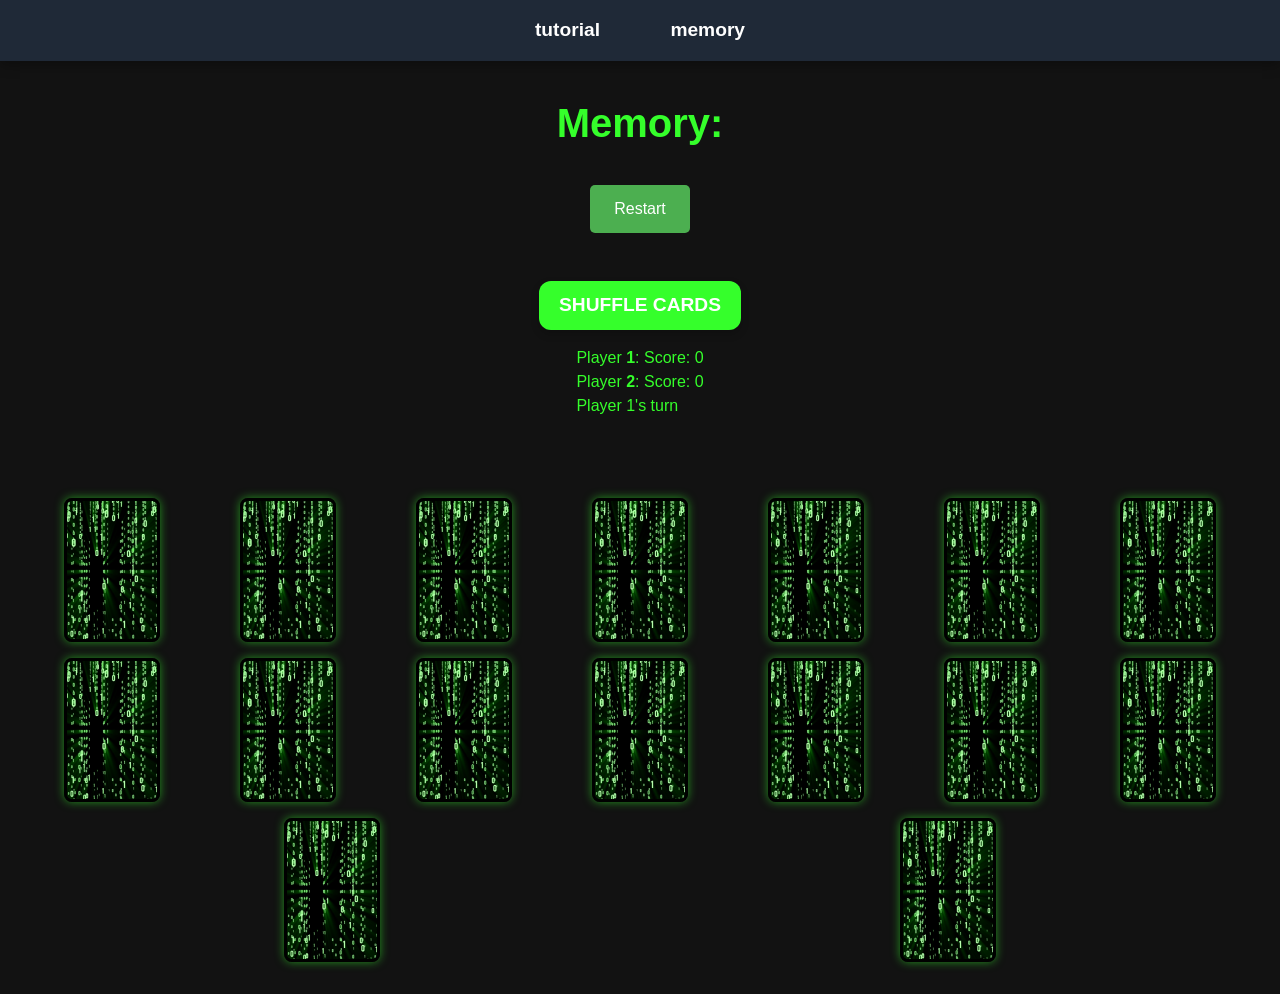
<file: index.html>
<!DOCTYPE html>
<html lang="en">
  <head>
    <meta charset="UTF-8" />
    <meta name="viewport" content="width=device-width, initial-scale=1.0" />
    <title>memory</title>
    <link rel="stylesheet" href="./css/reset.css" />
    <link rel="stylesheet" href="./css/nav.css" />
    <link rel="stylesheet" href="./css/main.css" />
  </head>
  <body>
    <nav>
      <ul class="navigatie">
        <li><a href="./tutorial.html">tutorial</a></li>
        <li><a href="./index.html">memory</a></li>
      </ul>
    </nav>

    <h1>Memory:</h1>

    <div class="button-container">
      <a href="./index.html" class="restart-button">Restart</a>
    </div>

    <div class="button-container">
      <button id="shuffleButton">Shuffle Cards</button>
    </div>

    <section>
      <div class="players">
        <p>Player <strong>1</strong>: <span id="player1">Score: 0</span></p>
        <p>Player <strong>2</strong>: <span id="player2">Score: 0</span></p>
        <p id="current-player">Player 1's turn</p>
      </div>

      <ul class="cards">
        <li class="listItems">
          <div class="memory-cards" data-card="c++">
            <img class="back" src="./image/back.png" alt="back" />
            <div class="front hidden">
              <img class="card" src="./image/c++.png" alt="C++" />
            </div>
          </div>
        </li>
        <li class="listItems">
          <div class="memory-cards" data-card="css">
            <img class="back" src="./image/back.png" alt="back" />
            <div class="front hidden">
              <img class="card" src="./image/css.png" alt="CSS" />
            </div>
          </div>
        </li>
        <li class="listItems">
          <div class="memory-cards" data-card="html">
            <img class="back" src="./image/back.png" alt="back" />
            <div class="front hidden">
              <img class="card" src="./image/html.png" alt="HTML" />
            </div>
          </div>
        </li>
        <li class="listItems">
          <div class="memory-cards" data-card="java">
            <img class="back" src="./image/back.png" alt="back" />
            <div class="front hidden">
              <img class="card" src="./image/java.png" alt="java" />
            </div>
          </div>
        </li>
        <li class="listItems">
          <div class="memory-cards" data-card="js">
            <img class="back" src="./image/back.png" alt="back" />
            <div class="front hidden">
              <img class="card" src="./image/js.png" alt="javascript" />
            </div>
          </div>
        </li>
        <li class="listItems">
          <div class="memory-cards" data-card="php">
            <img class="back" src="./image/back.png" alt="back" />
            <div class="front hidden">
              <img class="card" src="./image/php.png" alt="PHP" />
            </div>
          </div>
        </li>
        <li class="listItems">
          <div class="memory-cards" data-card="python">
            <img class="back" src="./image/back.png" alt="back" />
            <div class="front hidden">
              <img class="card" src="./image/python.png" alt="python" />
            </div>
          </div>
        </li>
        <li class="listItems">
          <div class="memory-cards" data-card="SQL">
            <img class="back" src="./image/back.png" alt="back" />
            <div class="front hidden">
              <img class="card" src="./image/SQL.png" alt="SQL" />
            </div>
          </div>
        </li>
        <li class="listItems">
          <div class="memory-cards" data-card="c++">
            <img class="back" src="./image/back.png" alt="back" />
            <div class="front hidden">
              <img class="card" src="./image/c++.png" alt="C++" />
            </div>
          </div>
        </li>
        <li class="listItems">
          <div class="memory-cards" data-card="css">
            <img class="back" src="./image/back.png" alt="back" />
            <div class="front hidden">
              <img class="card" src="./image/css.png" alt="CSS" />
            </div>
          </div>
        </li>
        <li class="listItems">
          <div class="memory-cards" data-card="html">
            <img class="back" src="./image/back.png" alt="back" />
            <div class="front hidden">
              <img class="card" src="./image/html.png" alt="HTML" />
            </div>
          </div>
        </li>
        <li class="listItems">
          <div class="memory-cards" data-card="java">
            <img class="back" src="./image/back.png" alt="back" />
            <div class="front hidden">
              <img class="card" src="./image/java.png" alt="java" />
            </div>
          </div>
        </li>
        <li class="listItems">
          <div class="memory-cards" data-card="js">
            <img class="back" src="./image/back.png" alt="back" />
            <div class="front hidden">
              <img class="card" src="./image/js.png" alt="javascript" />
            </div>
          </div>
        </li>
        <li class="listItems">
          <div class="memory-cards" data-card="php">
            <img class="back" src="./image/back.png" alt="back" />
            <div class="front hidden">
              <img class="card" src="./image/php.png" alt="PHP" />
            </div>
          </div>
        </li>
        <li class="listItems">
          <div class="memory-cards" data-card="python">
            <img class="back" src="./image/back.png" alt="back" />
            <div class="front hidden">
              <img class="card" src="./image/python.png" alt="python" />
            </div>
          </div>
        </li>
        <li class="listItems">
          <div class="memory-cards" data-card="SQL">
            <img class="back" src="./image/back.png" alt="back" />
            <div class="front hidden">
              <img class="card" src="./image/SQL.png" alt="SQL" />
            </div>
          </div>
        </li>
      </ul>
    </section>

    <script type="module" src="./scripts/main.js"></script>
  </body>
</html>
</file>
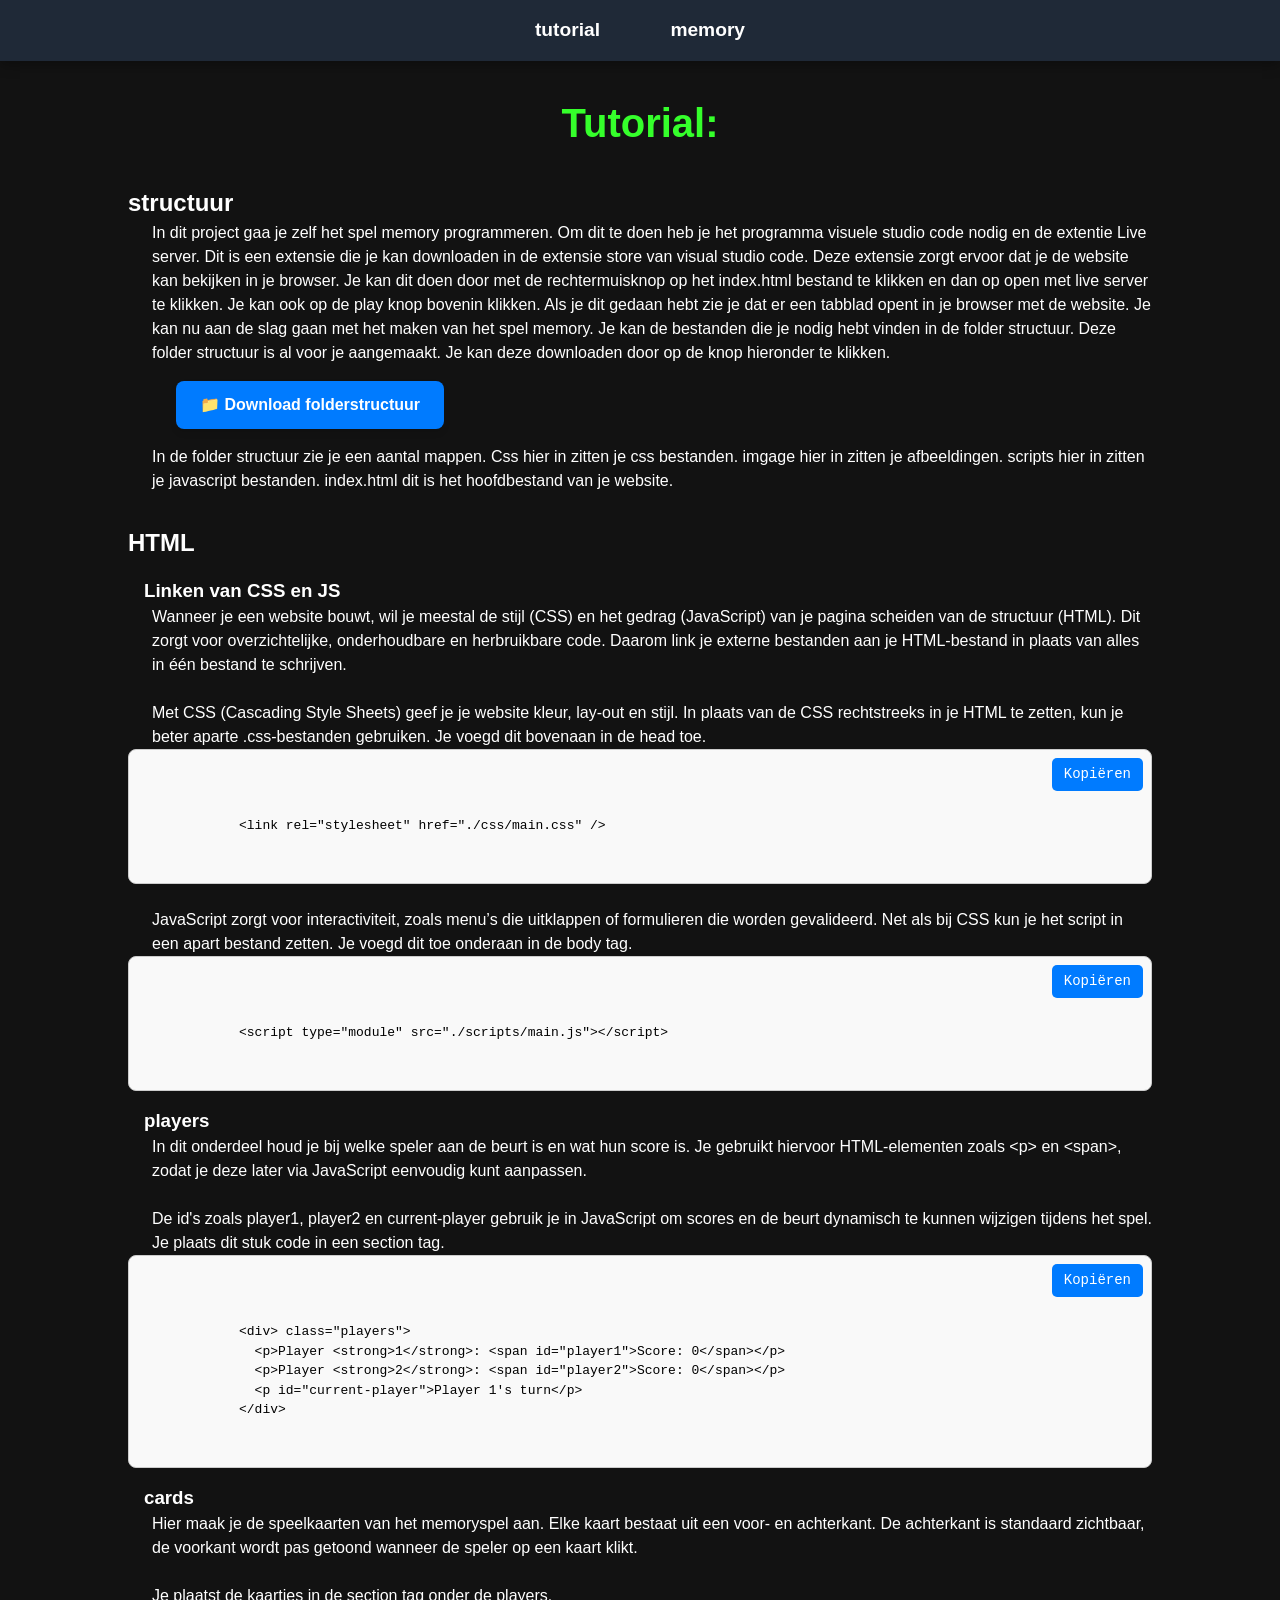
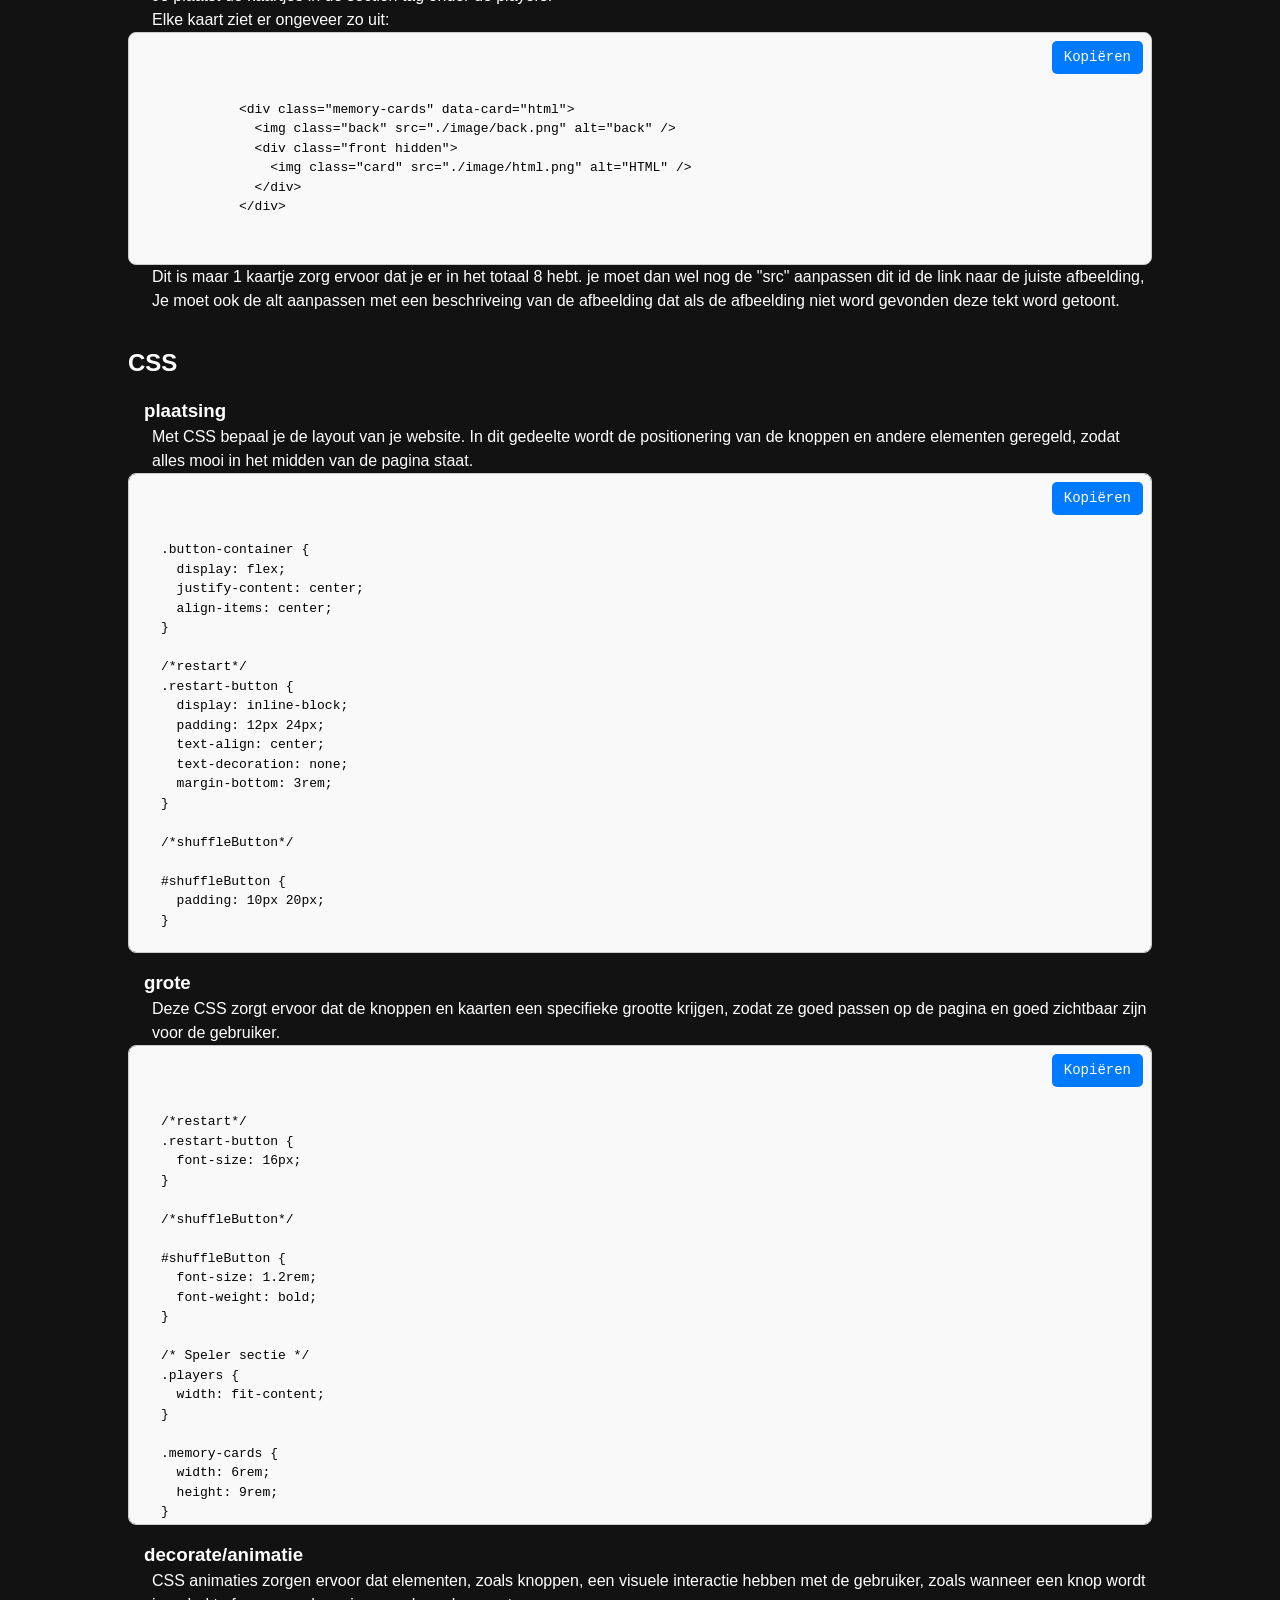
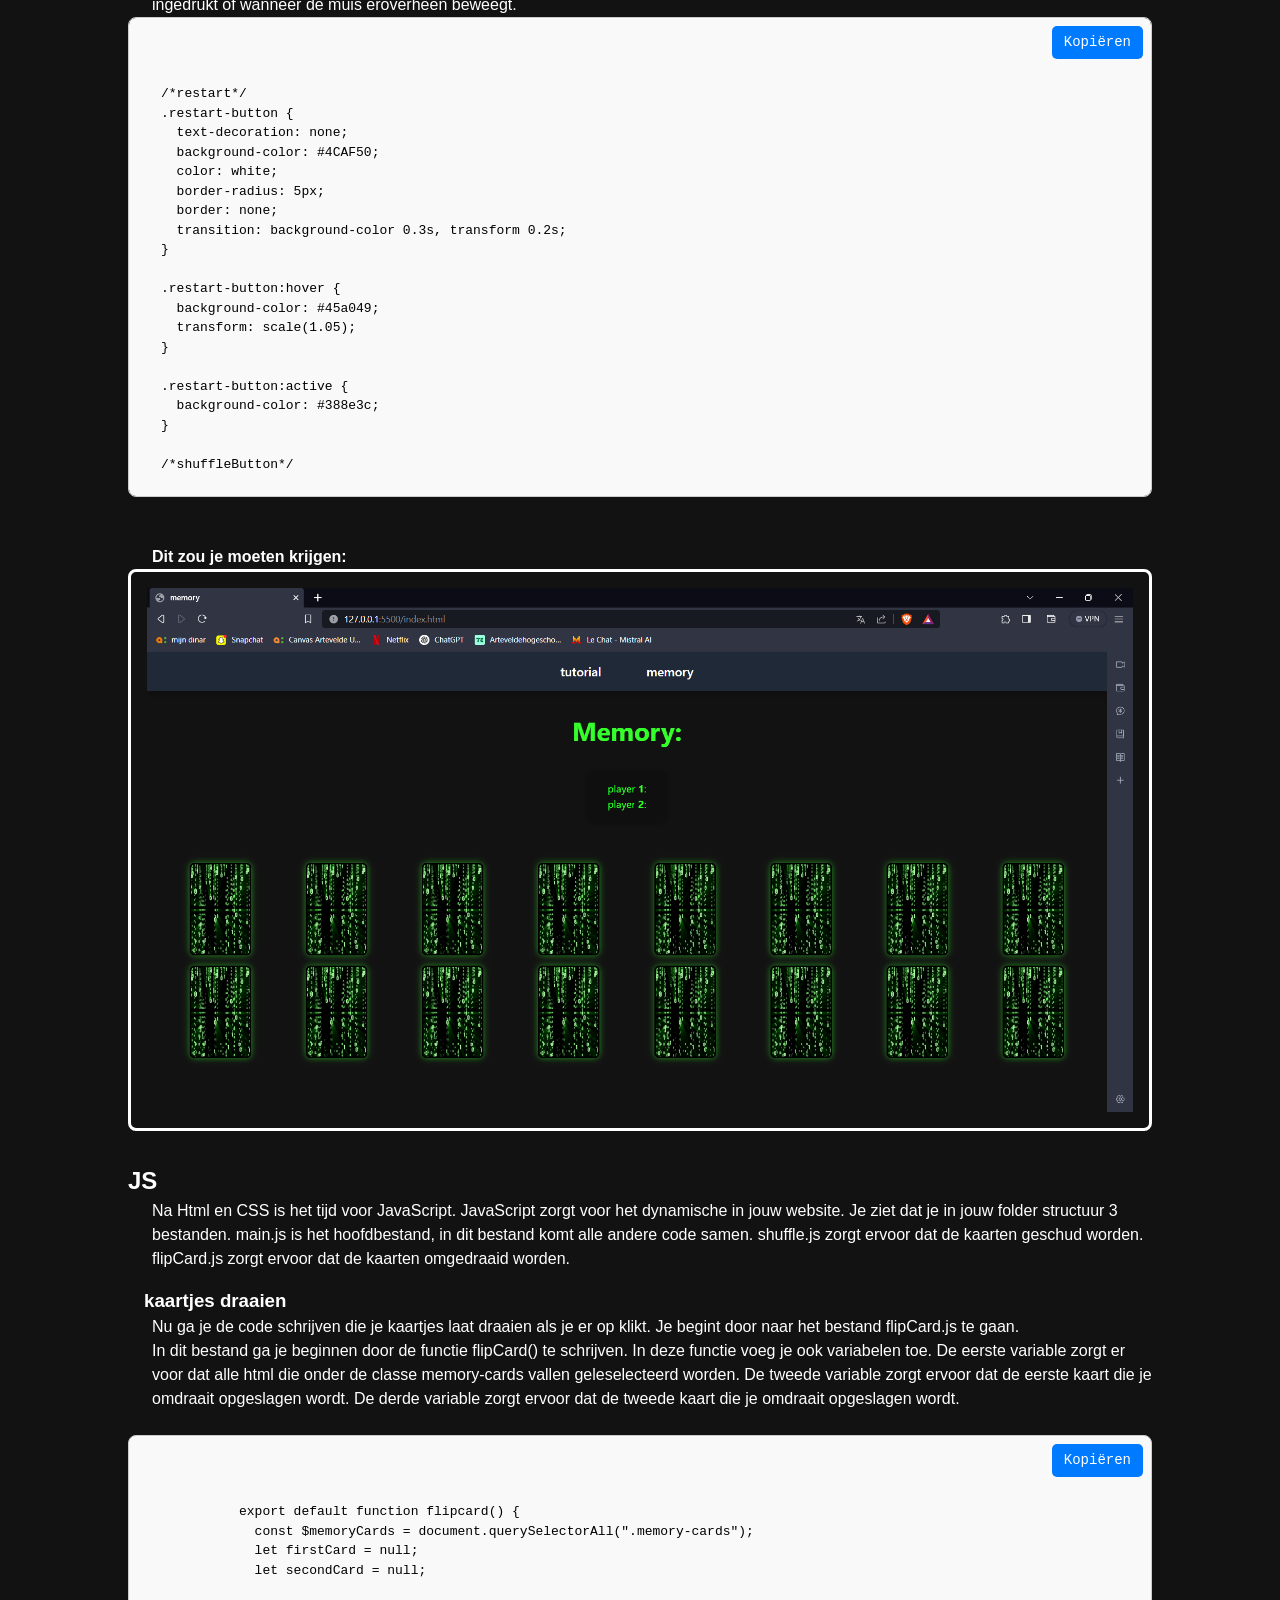
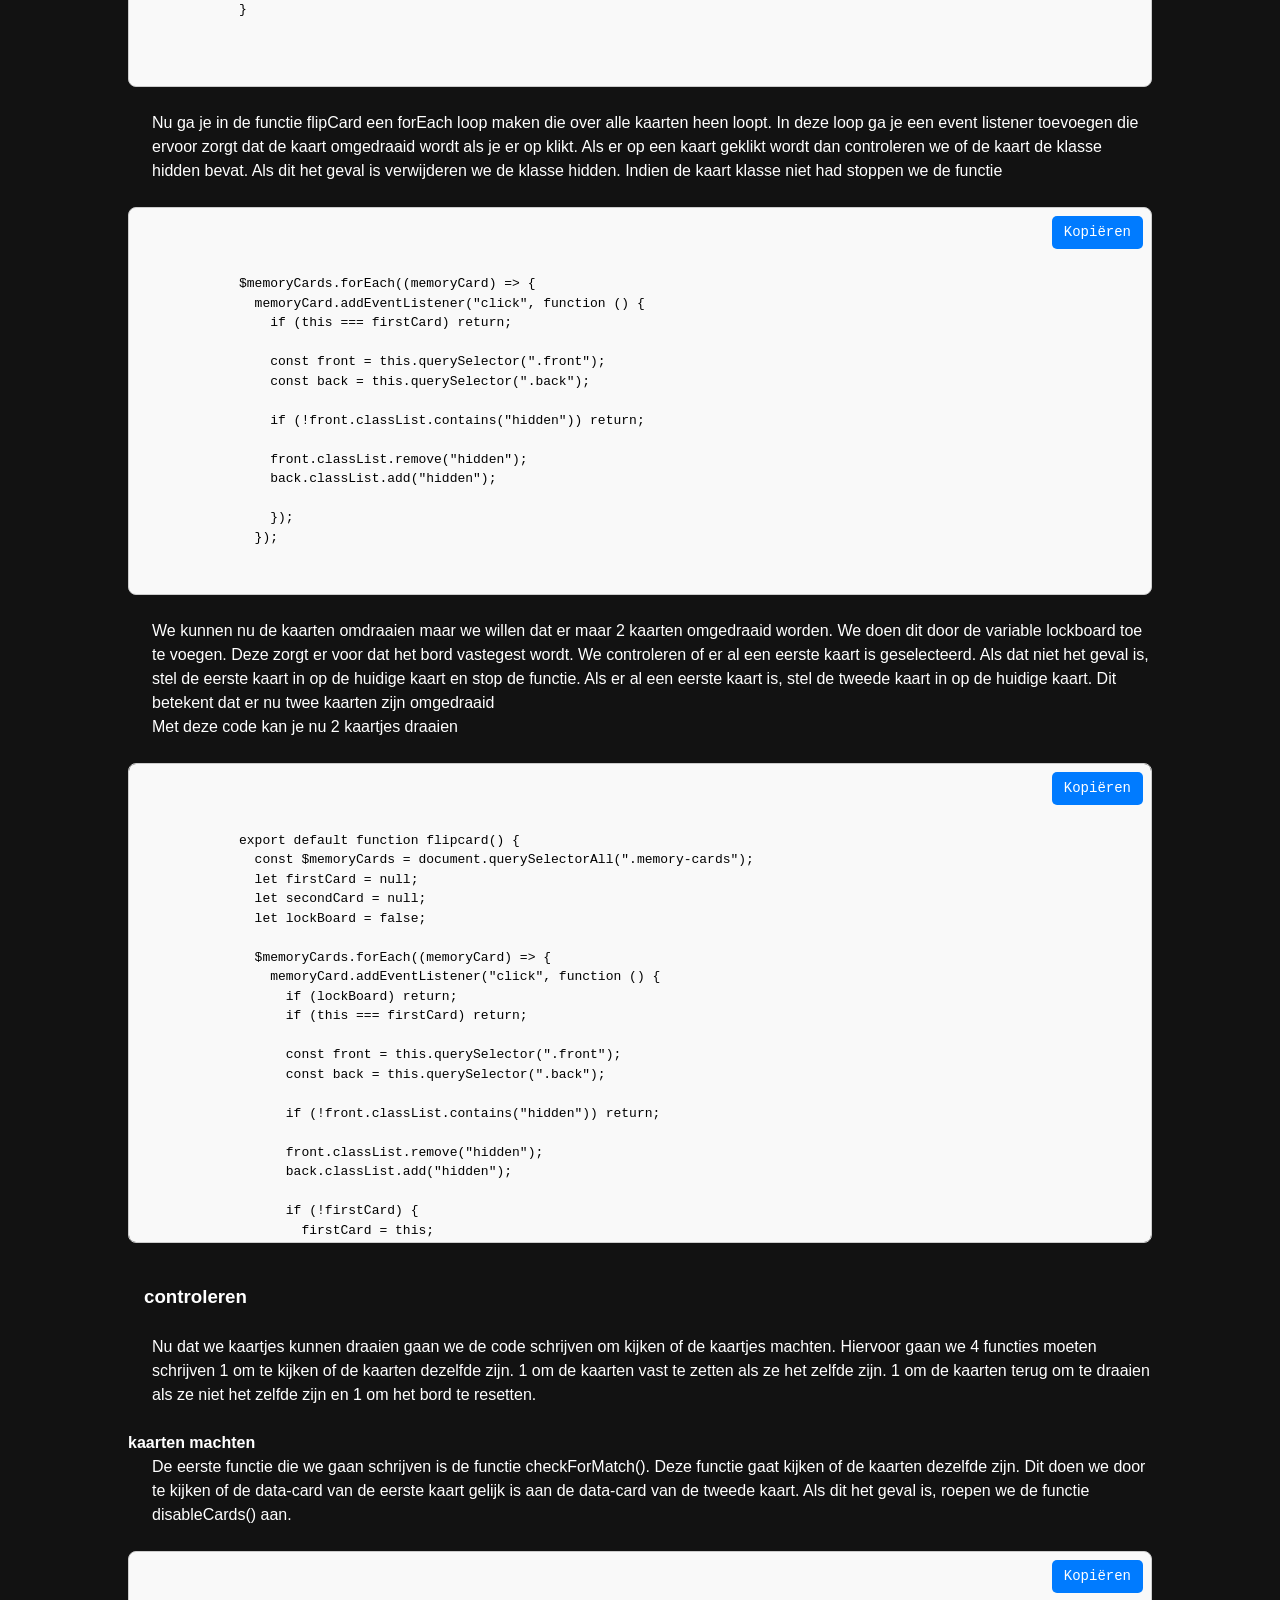
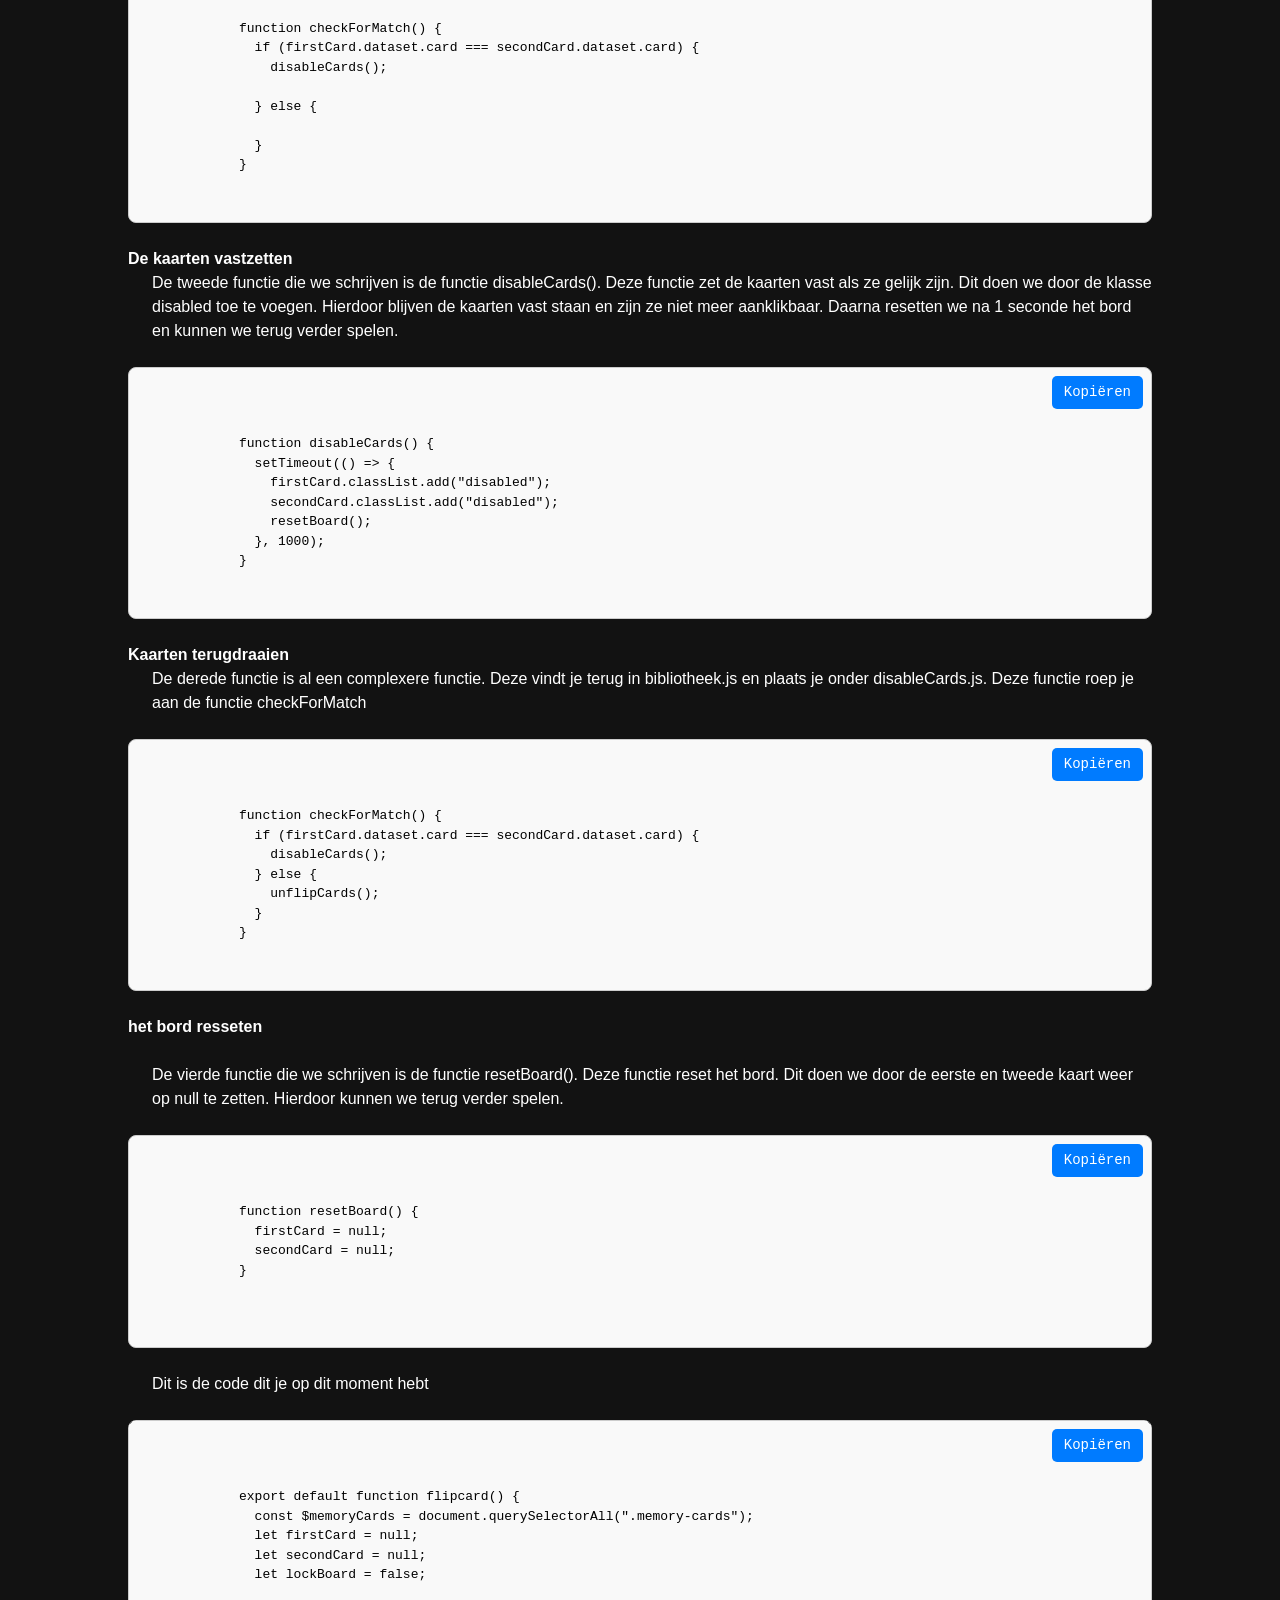
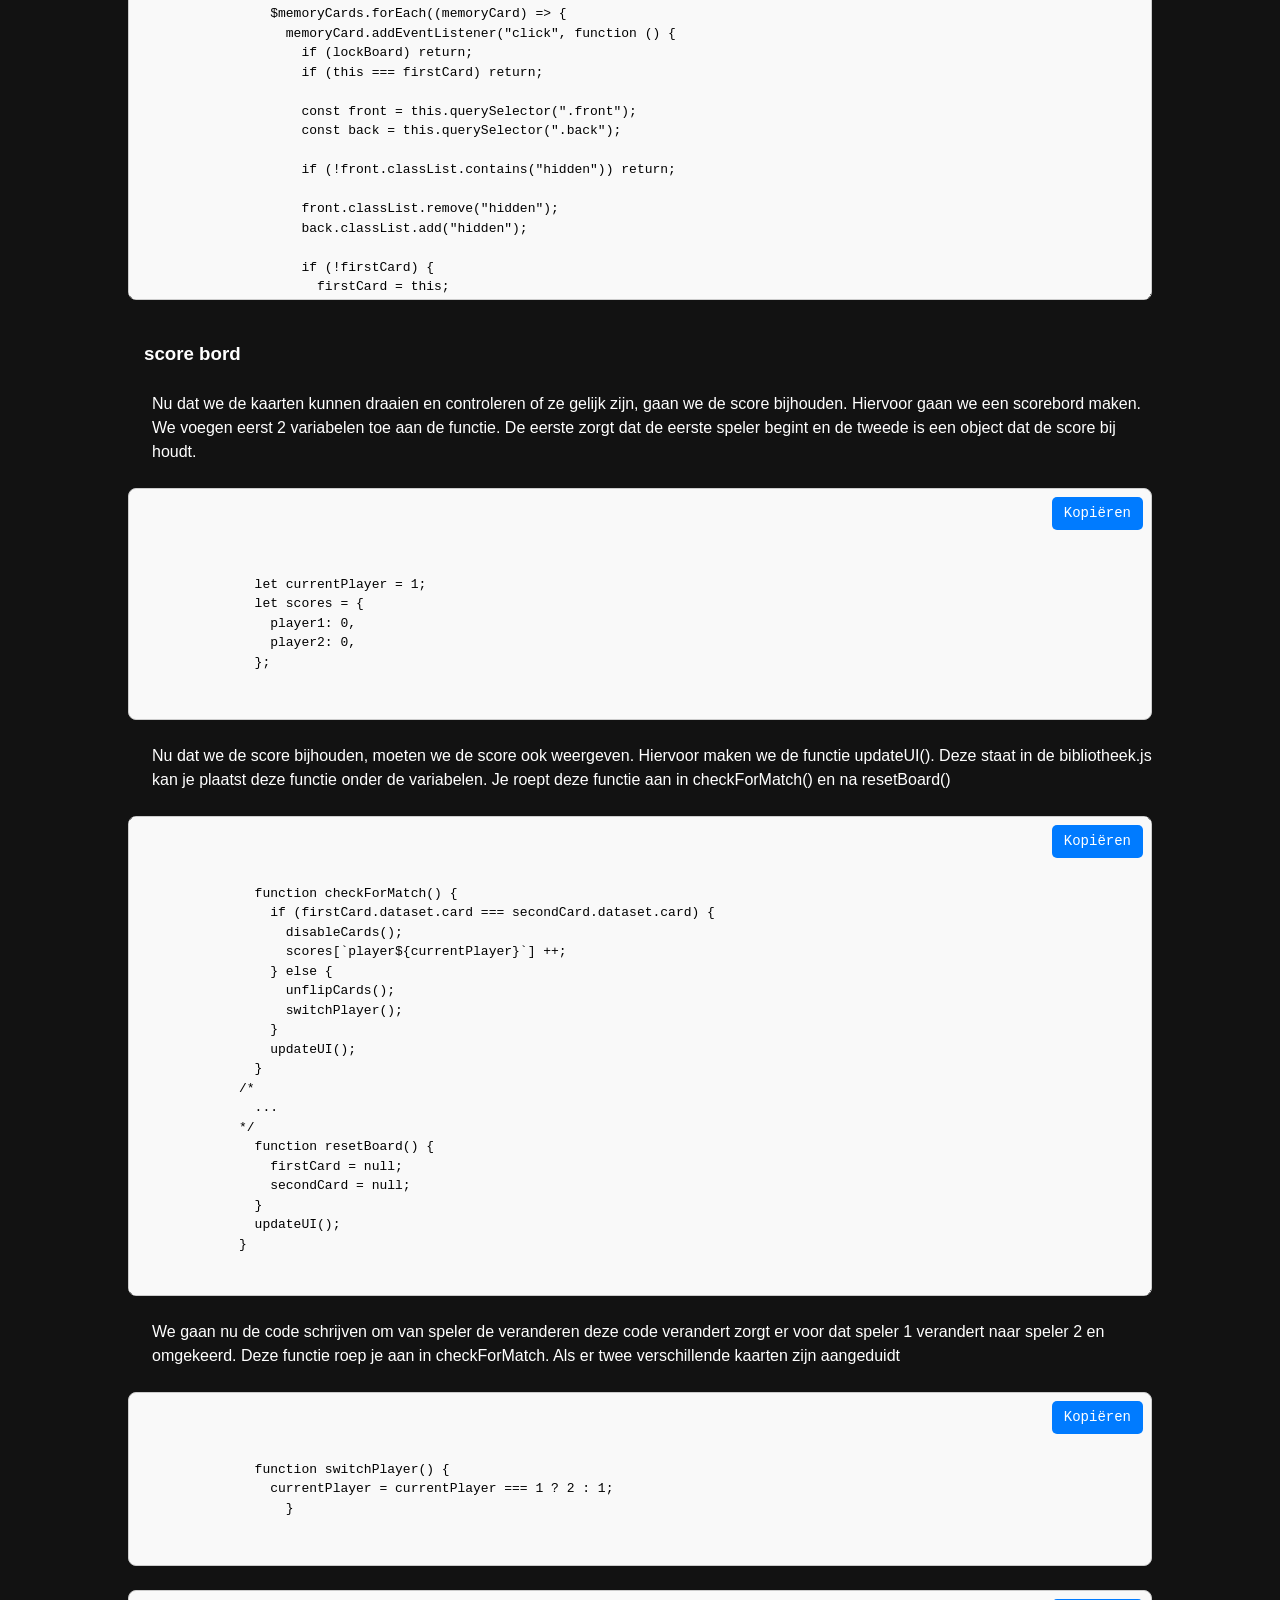
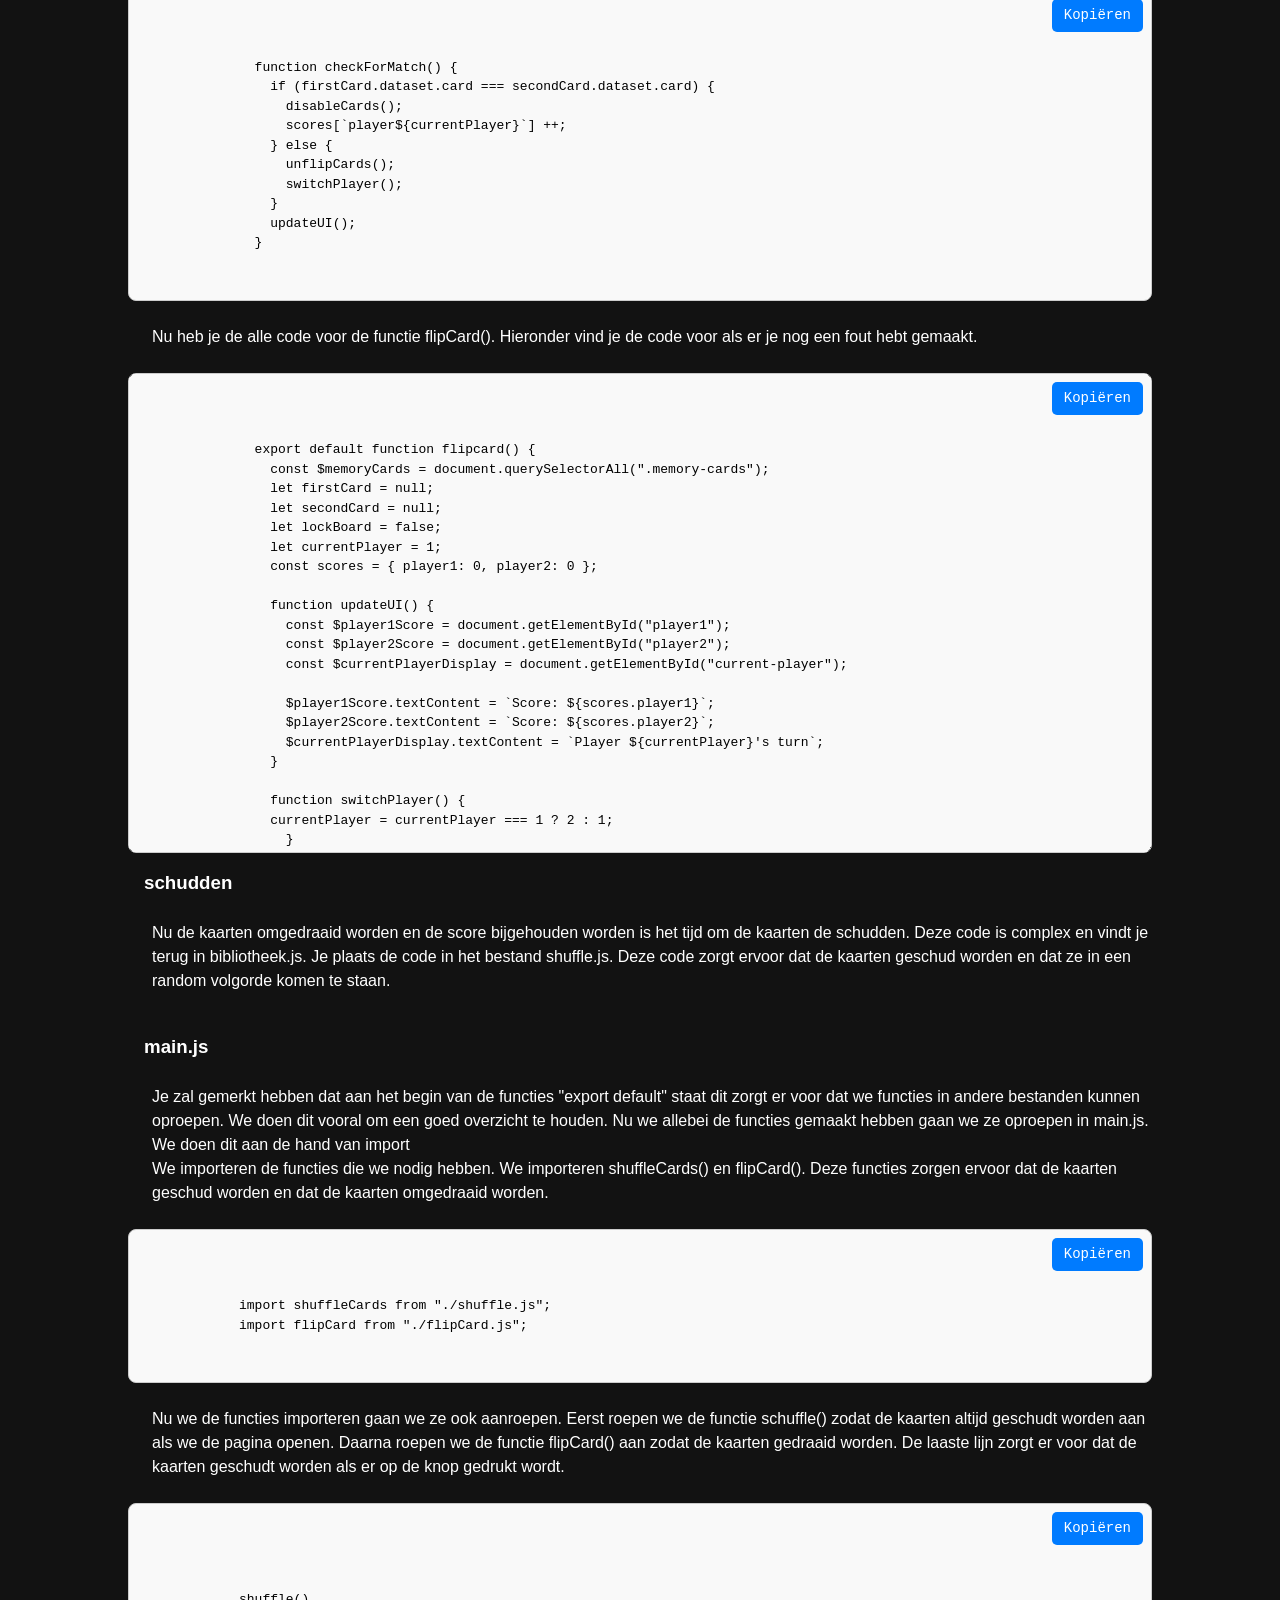
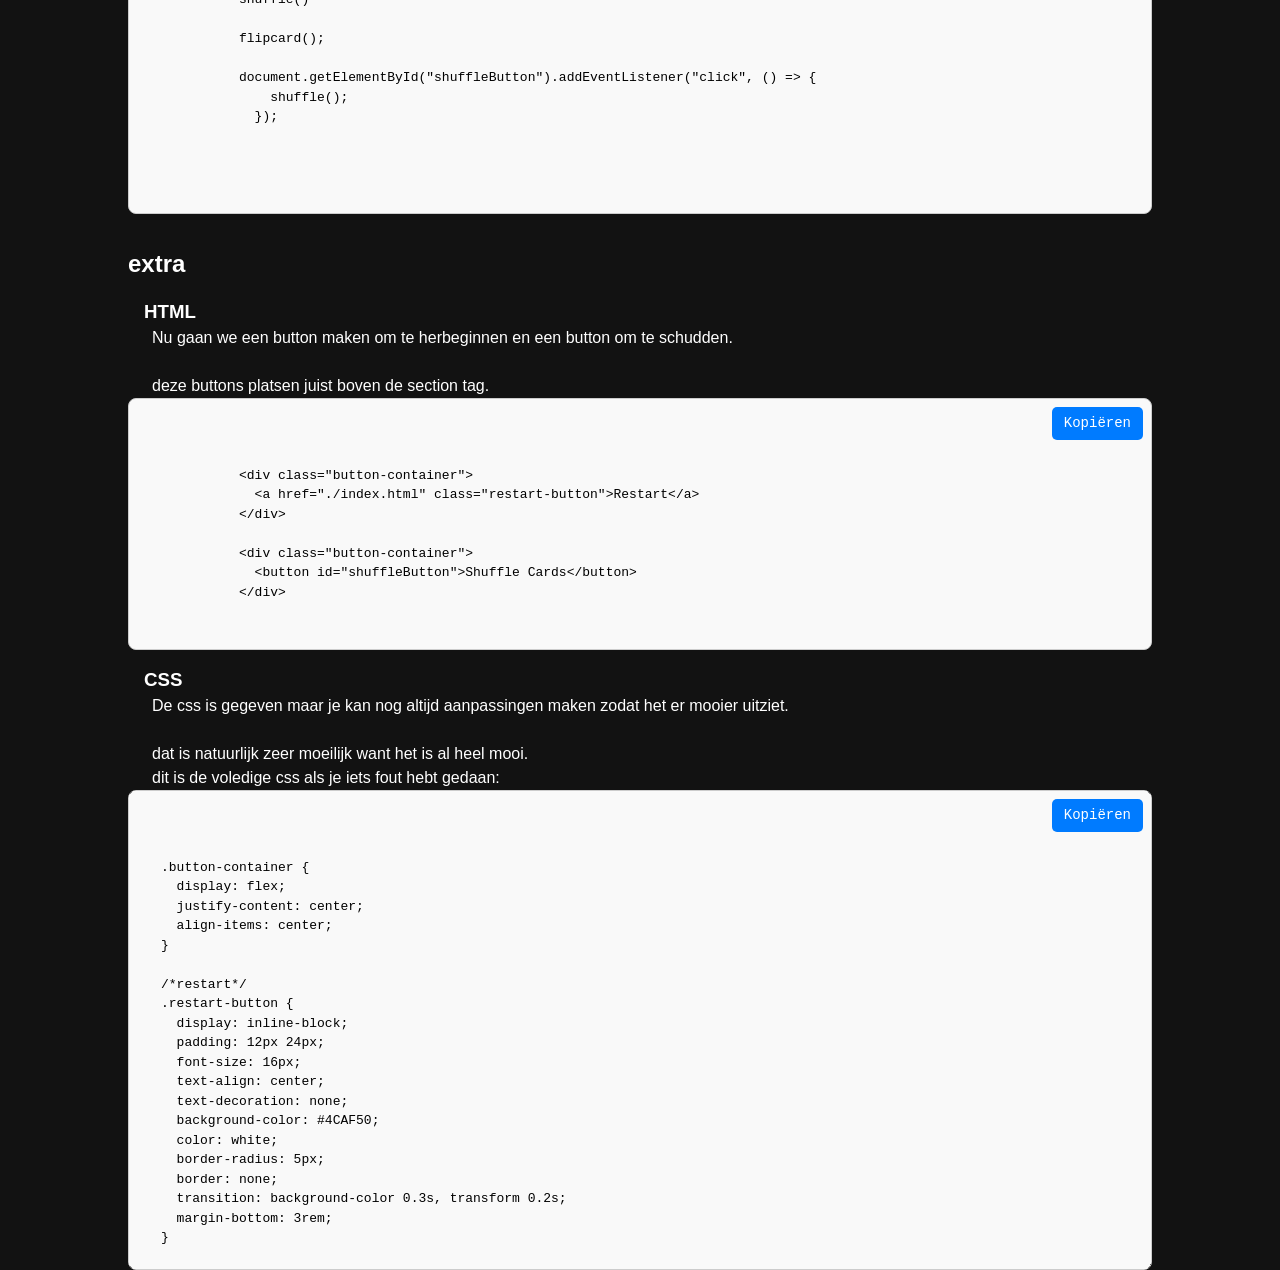
<file: tutorial.html>
<!DOCTYPE html>
<html lang="en">
  <head>
    <meta charset="UTF-8" />
    <meta name="viewport" content="width=device-width, initial-scale=1.0" />
    <title>Tutorial</title>
    <link rel="stylesheet" href="./css/reset.css" />
    <link rel="stylesheet" href="./css/nav.css" />
    <link rel="stylesheet" href="./css/tetorial.css" />
  </head>
  <body>
    <nav>
      <ul class="navigatie">
        <li><a href="./tutorial.html">tutorial</a></li>
        <li><a href="./index.html">memory</a></li>
      </ul>
    </nav>

    <h1>Tutorial:</h1>

    <section>
      <h2>structuur</h2>

      <p>In dit project gaa je zelf het spel memory programmeren. Om dit te doen heb je het programma visuele studio code nodig en de extentie Live server.
        Dit is een extensie die je kan downloaden in de extensie store van visual studio code. Deze extensie zorgt ervoor dat je de website kan bekijken in je browser. Je kan dit doen door met de rechtermuisknop op het index.html bestand te klikken en dan op open met live server te klikken. Je kan ook op de play knop bovenin klikken. Als je dit gedaan hebt zie je dat er een tabblad opent in je browser met de website. Je kan nu aan de slag gaan met het maken van het spel memory.
        Je kan de bestanden die je nodig hebt vinden in de folder structuur. Deze folder structuur is al voor je aangemaakt. Je kan deze downloaden door op de knop hieronder te klikken. 
      </p>

      <a href="./structuur.zip" class="download" download
        >📁 Download folderstructuur</a
      >

      <p>
        In de folder structuur zie je een aantal mappen. Css hier in zitten je css bestanden. imgage hier in zitten je afbeeldingen. scripts hier in zitten je javascript bestanden. index.html dit is het hoofdbestand van je website. 
      </p>

      <h2>HTML</h2>
      <h3>Linken van CSS en JS</h3>
      <p>
        Wanneer je een website bouwt, wil je meestal de stijl (CSS) en het gedrag (JavaScript) van je pagina scheiden van de structuur (HTML). Dit zorgt voor overzichtelijke, onderhoudbare en herbruikbare code. Daarom link je externe bestanden aan je HTML-bestand in plaats van alles in één bestand te schrijven.
      </p>
      <p>
        <br>Met CSS (Cascading Style Sheets) geef je je website kleur, lay-out en stijl. In plaats van de CSS rechtstreeks in je HTML te zetten, kun je beter aparte .css-bestanden gebruiken. Je voegd dit bovenaan in de head toe.
      </p>

      <div class="code-container" id="codeBlock10">
        <button class="copy-button" onclick="copyCode()">Kopiëren</button>
        <code id="codeText">
          &lt;link rel="stylesheet" href="./css/main.css" /&gt;
        </code>
      </div>

      <p>
        <br>JavaScript zorgt voor interactiviteit, zoals menu’s die uitklappen of formulieren die worden gevalideerd. Net als bij CSS kun je het script in een apart bestand zetten. Je voegd dit toe onderaan in de body tag.
      </p>

      <div class="code-container" id="codeBlock11">
        <button class="copy-button" onclick="copyCode()">Kopiëren</button>
        <code id="codeText">
          &lt;script type="module" src="./scripts/main.js"&gt;&lt;/script&gt;
        </code>
      </div>

      <h3>players</h3>

      <p>
        In dit onderdeel houd je bij welke speler aan de beurt is en wat hun score is. Je gebruikt hiervoor HTML-elementen zoals &lt;p&gt; en &lt;span&gt;, zodat je deze later via JavaScript eenvoudig kunt aanpassen.
      </p>

      <p>
        <br>
        De id's zoals player1, player2 en current-player gebruik je in JavaScript om scores en de beurt dynamisch te kunnen wijzigen tijdens het spel. Je plaats dit stuk code in een section tag.
      </p>

      <div class="code-container" id="codeBlock12">
        <button class="copy-button" onclick="copyCode()">Kopiëren</button>
        <code id="codeText">
          &lt;div&gt; class="players"&gt;
            &lt;p&gt;Player &lt;strong&gt;1&lt;/strong&gt;: &lt;span id="player1"&gt;Score: 0&lt;/span&gt;&lt;/p&gt;
            &lt;p&gt;Player &lt;strong&gt;2&lt;/strong&gt;: &lt;span id="player2"&gt;Score: 0&lt;/span&gt;&lt;/p&gt;
            &lt;p id="current-player"&gt;Player 1's turn&lt;/p&gt;
          &lt;/div&gt;
        </code>
      </div>

      <h3>cards</h3>

      <p>
        Hier maak je de speelkaarten van het memoryspel aan. Elke kaart bestaat uit een voor- en achterkant. De achterkant is standaard zichtbaar, de voorkant wordt pas getoond wanneer de speler op een kaart klikt. <br>
        <br>
        Je plaatst de kaartjes in de section tag onder de players. <br>
        Elke kaart ziet er ongeveer zo uit:
      </p>

      <div class="code-container" id="codeBlock13">
        <button class="copy-button" onclick="copyCode()">Kopiëren</button>
        <code id="codeText">
          &lt;div class="memory-cards" data-card="html"&gt;
            &lt;img class="back" src="./image/back.png" alt="back" /&gt;
            &lt;div class="front hidden"&gt;
              &lt;img class="card" src="./image/html.png" alt="HTML" /&gt;
            &lt;/div&gt;
          &lt;/div&gt;          
        </code>
      </div>

      <p>
        Dit is maar 1 kaartje zorg ervoor dat je er in het totaal 8 hebt. je moet dan wel nog de "src" aanpassen dit id de link naar de juiste afbeelding, Je moet ook de alt aanpassen met een beschriveing van de afbeelding dat als de afbeelding niet word gevonden deze tekt word getoont.
      </p>

      <h2>CSS</h2>

      <h3>plaatsing</h3>
      <p>
        Met CSS bepaal je de layout van je website. In dit gedeelte wordt de positionering van de knoppen en andere elementen geregeld, zodat alles mooi in het midden van de pagina staat.
      </p>
      <div class="code-container" id="codeBlock20">
        <button class="copy-button" onclick="copyCode()">Kopiëren</button>
        <code id="codeText">
.button-container {
  display: flex;
  justify-content: center;
  align-items: center;
}

/*restart*/
.restart-button {
  display: inline-block;
  padding: 12px 24px;
  text-align: center;
  text-decoration: none;
  margin-bottom: 3rem;
}

/*shuffleButton*/

#shuffleButton {
  padding: 10px 20px;
}

/* Speler sectie */
.players {
  margin: 0 auto 2rem auto;
  padding: 1rem 2rem;
  width: fit-content;
}

/* Memory kaarten */
.cards {
  display: flex;
  flex-wrap: wrap;
  gap: 1rem;
  justify-content: center;
  padding: 2rem;
}

.cards li {
  flex: 1 0 150px;
  display: flex;
  justify-content: center;
}

.memory-cards {
  position: relative;
  perspective: 1000px;
}

/* Achterkant van de kaart */
.back {
  z-index: 2;
}

/* Voorzijde van de kaart */
.card {
  display: block;
  margin: 0 auto;
}

/* Verborgen kaart */
.front,
.back {
  position: absolute;
  top: 0;
  left: 0;
  backface-visibility: hidden;
}

.hidden{
  opacity: 0;
  pointer-events: none;
  z-index: 1;
}
        </code>
      </div>

      <h3>grote</h3>

      <p>
        Deze CSS zorgt ervoor dat de knoppen en kaarten een specifieke grootte krijgen, zodat ze goed passen op de pagina en goed zichtbaar zijn voor de gebruiker.
      </p>

      <div class="code-container" id="codeBlock21">
        <button class="copy-button" onclick="copyCode()">Kopiëren</button>
        <code id="codeText">
/*restart*/
.restart-button {
  font-size: 16px;
}

/*shuffleButton*/

#shuffleButton {
  font-size: 1.2rem;
  font-weight: bold;
}

/* Speler sectie */
.players {
  width: fit-content;
}

.memory-cards {
  width: 6rem;
  height: 9rem;
}

/* Achterkant van de kaart */
.back {
  width: 6rem;
  height: 9rem;
}

/* Voorzijde van de kaart */
.card {
  max-width: 5.5rem;
  max-height: 8.5rem;
}

.front{
  width: 6rem;
  height: 9rem;
}

/* Verborgen kaart */
.front,
.back {
  width: 6rem;
  height: 9rem;
}
        </code>
      </div>

      <h3>decorate/animatie</h3>

      <p>
        CSS animaties zorgen ervoor dat elementen, zoals knoppen, een visuele interactie hebben met de gebruiker, zoals wanneer een knop wordt ingedrukt of wanneer de muis eroverheen beweegt.
      </p>

      <div class="code-container" id="codeBlock22">
        <button class="copy-button" onclick="copyCode()">Kopiëren</button>
        <code id="codeText">
/*restart*/
.restart-button {
  text-decoration: none;
  background-color: #4CAF50;
  color: white;
  border-radius: 5px;
  border: none;
  transition: background-color 0.3s, transform 0.2s;
}

.restart-button:hover {
  background-color: #45a049;
  transform: scale(1.05);
}

.restart-button:active {
  background-color: #388e3c;
}

/*shuffleButton*/

#shuffleButton {
  background-color: #35ff2b;
  color: #fff;
  border: none;
  border-radius: 12px;
  text-transform: uppercase;
  cursor: pointer;
  transition: transform 0.3s ease, background-color 0.3s ease, box-shadow 0.3s ease;
  box-shadow: 0 4px 8px rgba(0, 0, 0, 0.2);
}

#shuffleButton:hover {
  background-color: #2d9c1b;
  transform: scale(1.05);
  box-shadow: 0 6px 12px rgba(0, 0, 0, 0.3);
}

#shuffleButton:focus {
  outline: none;
  box-shadow: 0 0 10px #35ff2b;
}

/* Speler sectie */
.players {
  color: #35ff2b;
  border-radius: 12px;
}

/* Memory kaarten */
.cards {
  list-style: none;
}

/* Achterkant van de kaart */
.back {
  border: 3px solid #000;
  border-radius: 8px;
  box-shadow: 0 0 10px #35ff2b88;
  cursor: pointer;
  transition: transform 0.3s ease;
}

/* Voorzijde van de kaart */
.card {
  border-radius: 8px;
  transition: transform 0.3s ease;
}

.front{
  background-color: #000;
  border: 3px solid #000;
  border-radius: 8px;
  box-shadow: 0 0 10px #35ff2b88;
}

/* Verborgen kaart */
.front,
.back {
  transition: opacity 0.5s ease;
  border-radius: 8px;
}

.hidden{
  opacity: 0;
  pointer-events: none;
  z-index: 1;
}
        </code>
      </div>

      <p><br><br><strong>Dit zou je moeten krijgen:</strong></p>
      <img class="memoryIMG" src="./image/memory.png" alt="memory" />
      <h2>JS</h2>
      <p>Na Html en CSS is het tijd voor JavaScript. JavaScript zorgt voor het dynamische in jouw website. Je ziet dat je in jouw folder structuur 3 bestanden.
        main.js is het hoofdbestand, in dit bestand komt alle andere code samen.
        shuffle.js zorgt ervoor dat de kaarten geschud worden.
        flipCard.js zorgt ervoor dat de kaarten omgedraaid worden.
      </p>
      <h3>kaartjes draaien</h3>
      
      <p> Nu ga je de code schrijven die je kaartjes laat draaien als je er op klikt. Je begint door naar het bestand flipCard.js te gaan.</p>
      <p> In dit bestand ga je beginnen door de functie flipCard() te schrijven. In deze functie voeg je ook variabelen toe. De eerste variable zorgt er voor dat alle html die onder de classe memory-cards vallen geleselecteerd worden.
        De tweede variable zorgt ervoor dat de eerste kaart die je omdraait opgeslagen wordt. De derde variable zorgt ervoor dat de tweede kaart die je omdraait opgeslagen wordt.       </p>
      <br>
      <div class="code-container" id="codeBlock31">
        <button class="copy-button" onclick="copyCode()">Kopiëren</button>
        <code id="codeText31">
          export default function flipcard() {
            const $memoryCards = document.querySelectorAll(".memory-cards");
            let firstCard = null;
            let secondCard = null;
  
          }
          
              </code>
              </div>
      <br>
      <p> Nu ga je in de functie flipCard een forEach loop maken die over alle kaarten heen loopt. In deze loop ga je een event listener toevoegen die ervoor zorgt dat de kaart omgedraaid wordt als je er op klikt. Als er op een kaart geklikt wordt dan controleren we of de kaart de klasse hidden bevat.
        Als dit het geval is verwijderen we de klasse hidden. Indien de kaart klasse niet had stoppen we de functie</p>
        <br>
      <div class="code-container" id="codeBlock32">
        <button class="copy-button" onclick="copyCode()">Kopiëren</button>
        <code id="codeText32">
          $memoryCards.forEach((memoryCard) => {
            memoryCard.addEventListener("click", function () {
              if (this === firstCard) return;
        
              const front = this.querySelector(".front");
              const back = this.querySelector(".back");
        
              if (!front.classList.contains("hidden")) return;
        
              front.classList.remove("hidden");
              back.classList.add("hidden");
        
              });
            });
        </code>
      </div>
      <br>
      <p> We kunnen nu de kaarten omdraaien maar we willen dat er maar 2 kaarten omgedraaid worden. We doen dit door de variable lockboard toe te voegen. Deze zorgt er voor dat het bord vastegest wordt. We controleren of er al een eerste kaart is geselecteerd. Als dat niet het geval is, stel de eerste kaart in op de huidige kaart en stop de functie. Als er al een eerste kaart is, stel de tweede kaart in op de huidige kaart. Dit betekent dat er nu twee kaarten zijn omgedraaid</p>
      <p>Met deze code kan je nu 2 kaartjes draaien</p>
      <br>
      <div class="code-container" id="codeBlock33">
        <button class="copy-button" onclick="copyCode()">Kopiëren</button>
        <code id="codeText33">
          export default function flipcard() {
            const $memoryCards = document.querySelectorAll(".memory-cards");
            let firstCard = null;
            let secondCard = null;
            let lockBoard = false;
            
            $memoryCards.forEach((memoryCard) => {
              memoryCard.addEventListener("click", function () {
                if (lockBoard) return;
                if (this === firstCard) return;
          
                const front = this.querySelector(".front");
                const back = this.querySelector(".back");
          
                if (!front.classList.contains("hidden")) return;
          
                front.classList.remove("hidden");
                back.classList.add("hidden");
          
                if (!firstCard) {
                  firstCard = this;
                  return;
                }
          
                secondCard = this;
              });
            });
          }
        </code>
      </div>
      <br>
      <h3>controleren</h3>
      <br>
      <p>Nu dat we kaartjes kunnen draaien gaan we de code schrijven om kijken of de kaartjes machten. Hiervoor gaan we 4 functies moeten schrijven 1 om te kijken of de kaarten dezelfde zijn. 1 om de kaarten vast te zetten als ze het zelfde zijn. 1 om de kaarten terug om te draaien als ze niet het zelfde zijn en 1 om het bord te resetten.</p>
      <br>
      <h4>kaarten machten</h4>
      <p>De eerste functie die we gaan schrijven is de functie checkForMatch(). Deze functie gaat kijken of de kaarten dezelfde zijn. Dit doen we door te kijken of de data-card van de eerste kaart gelijk is aan de data-card van de tweede kaart. Als dit het geval is, roepen we de functie disableCards() aan.</p>
      <br>
      <div class="code-container" id="codeBlock34">
        <button class="copy-button" onclick="copyCode()">Kopiëren</button>
        <code id="codeText34">
          function checkForMatch() {
            if (firstCard.dataset.card === secondCard.dataset.card) {
              disableCards();

            } else {

            }
          }
        </code>
      </div>
      <br>
      <h4>De kaarten vastzetten</h4>
      <p>De tweede functie die we schrijven is de functie disableCards(). Deze functie zet de kaarten vast als ze gelijk zijn. Dit doen we door de klasse disabled toe te voegen. Hierdoor blijven de kaarten vast staan en zijn ze niet meer aanklikbaar. Daarna resetten we na 1 seconde het bord en kunnen we terug verder spelen.  </p>
      <br>
      <div class="code-container" id="codeBlock35">
        <button class="copy-button" onclick="copyCode()">Kopiëren</button>
        <code id="codeText35">
          function disableCards() {
            setTimeout(() => {
              firstCard.classList.add("disabled");
              secondCard.classList.add("disabled");
              resetBoard();
            }, 1000);
          }
        </code>
      </div>
      <br>
      <h4>Kaarten terugdraaien</h4>
      <p> De derede functie is al een complexere functie. Deze vindt je terug in bibliotheek.js en plaats je onder disableCards.js. Deze functie roep je aan de functie checkForMatch</p>
      <br>
      <div class="code-container" id="codeBlock36">
        <button class="copy-button" onclick="copyCode()">Kopiëren</button>
        <code id="codeText36">
          function checkForMatch() {
            if (firstCard.dataset.card === secondCard.dataset.card) {
              disableCards();
            } else {
              unflipCards();
            }
          }
        </code>
      </div>
      <br>
        <h4> het bord resseten</h4>
      <br>
      <p> De vierde functie die we schrijven is de functie resetBoard(). Deze functie reset het bord. Dit doen we door de eerste en tweede kaart weer op null te zetten. Hierdoor kunnen we terug verder spelen.</p>
      <br>
      <div class="code-container" id="codeBlock37">
        <button class="copy-button" onclick="copyCode()">Kopiëren</button>
        <code id="codeText37">
          function resetBoard() {
            firstCard = null;
            secondCard = null;
          }
        
        </code>
      </div>
      <br>
        <p> Dit is de code dit je op dit moment hebt</p>
      <br>
      <div class="code-container" id="codeBlock38">
        <button class="copy-button" onclick="copyCode()">Kopiëren</button>
        <code id="codeText38">
          export default function flipcard() {
            const $memoryCards = document.querySelectorAll(".memory-cards");
            let firstCard = null;
            let secondCard = null;
            let lockBoard = false;
              
              $memoryCards.forEach((memoryCard) => {
                memoryCard.addEventListener("click", function () {
                  if (lockBoard) return;
                  if (this === firstCard) return;
            
                  const front = this.querySelector(".front");
                  const back = this.querySelector(".back");
            
                  if (!front.classList.contains("hidden")) return;
            
                  front.classList.remove("hidden");
                  back.classList.add("hidden");
            
                  if (!firstCard) {
                    firstCard = this;
                    return;
                  }
            
                  secondCard = this;
                  checkForMatch();
                });
              });
              function checkForMatch() {
                if (firstCard.dataset.card === secondCard.dataset.card) {
                  disableCards();
                  scores[`player${currentPlayer}`] ++;
                } else {
                  unflipCards();
                }
              }
            
              function disableCards() {
                setTimeout(() => {
                  firstCard.classList.add("disabled");
                  secondCard.classList.add("disabled");
                  resetBoard();
                }, 1000);
              }
            
              function unflipCards() {
                setTimeout(() => {
                  firstCard.querySelector(".front").classList.add("hidden");
                  firstCard.querySelector(".back").classList.remove("hidden");
                  secondCard.querySelector(".front").classList.add("hidden");
                  secondCard.querySelector(".back").classList.remove("hidden");
                  resetBoard();
                }, 1000);
              }
            
              function resetBoard() {
                firstCard = null;
                secondCard = null;
              }
            }
          
            
          </code>
          </div>
      <br>
      <h3>score bord</h3>
      <br>
      <p> Nu dat we de kaarten kunnen draaien en controleren of ze gelijk zijn, gaan we de score bijhouden. Hiervoor gaan we een scorebord maken. We voegen eerst 2 variabelen toe aan de functie. De eerste zorgt dat de eerste speler begint en de tweede is een object dat de score bij houdt. </p>
      <br>
      <div class="code-container" id="codeBlock39">
        <button class="copy-button" onclick="copyCode()">Kopiëren</button>
        <code id="codeText39">

            let currentPlayer = 1;
            let scores = {
              player1: 0,
              player2: 0,
            };
        </code>
        </div>
      <br>
        <p>
          Nu dat we de score bijhouden, moeten we de score ook weergeven. Hiervoor maken we de functie updateUI(). Deze staat in de bibliotheek.js kan je plaatst deze functie onder de variabelen. Je roept deze functie aan in checkForMatch() en na resetBoard()</p> 
        </p>
        <br>
        <div class="code-container" id="codeBlock40">
          <button class="copy-button" onclick="copyCode()">Kopiëren</button>
          <code id="codeText40">
            function checkForMatch() {
              if (firstCard.dataset.card === secondCard.dataset.card) {
                disableCards();
                scores[`player${currentPlayer}`] ++;
              } else {
                unflipCards();
                switchPlayer();
              }
              updateUI();
            }
          /*
            ...
          */
            function resetBoard() {
              firstCard = null;
              secondCard = null;
            }
            updateUI();
          }
              
          </code>
        </div>
        <br>
        <p>We gaan nu de code schrijven om van speler de veranderen deze code verandert zorgt er voor dat speler 1 verandert naar speler 2 en omgekeerd. Deze functie roep je aan in checkForMatch. Als er twee verschillende kaarten zijn aangeduidt</p> 
        <br>
        <div class="code-container" id="codeBlock41">
          <button class="copy-button" onclick="copyCode()">Kopiëren</button>
          <code id="codeText41">
            function switchPlayer() {
              currentPlayer = currentPlayer === 1 ? 2 : 1;
                }            
          </code>
        </div>
        <br>
        <div class="code-container" id="codeBlock42">
          <button class="copy-button" onclick="copyCode()">Kopiëren</button>
          <code id="codeText42">
            function checkForMatch() {
              if (firstCard.dataset.card === secondCard.dataset.card) {
                disableCards();
                scores[`player${currentPlayer}`] ++;
              } else {
                unflipCards();
                switchPlayer();
              }
              updateUI();
            }
          </code>
        </div>
        <br>
        <p>Nu heb je de alle code voor de functie flipCard().
          Hieronder vind je de code voor als er je nog een fout hebt gemaakt.
        </p>
        <br>
        <div class="code-container" id="codeBlock43">
          <button class="copy-button" onclick="copyCode()">Kopiëren</button>
          <code id="codeText43">
            export default function flipcard() {
              const $memoryCards = document.querySelectorAll(".memory-cards");
              let firstCard = null;
              let secondCard = null;
              let lockBoard = false;
              let currentPlayer = 1;
              const scores = { player1: 0, player2: 0 };
            
              function updateUI() {
                const $player1Score = document.getElementById("player1");
                const $player2Score = document.getElementById("player2");
                const $currentPlayerDisplay = document.getElementById("current-player");
              
                $player1Score.textContent = `Score: ${scores.player1}`;
                $player2Score.textContent = `Score: ${scores.player2}`;
                $currentPlayerDisplay.textContent = `Player ${currentPlayer}'s turn`;
              }
            
              function switchPlayer() {
              currentPlayer = currentPlayer === 1 ? 2 : 1;
                }
              
              $memoryCards.forEach((memoryCard) => {
                memoryCard.addEventListener("click", function () {
                  if (lockBoard) return;
                  if (this === firstCard) return;
            
                  const front = this.querySelector(".front");
                  const back = this.querySelector(".back");
            
                  if (!front.classList.contains("hidden")) return;
            
                  front.classList.remove("hidden");
                  back.classList.add("hidden");
            
                  if (!firstCard) {
                    firstCard = this;
                    return;
                  }
            
                  secondCard = this;
                  checkForMatch();
                });
              });
              
            
              function checkForMatch() {
                if (firstCard.dataset.card === secondCard.dataset.card) {
                  disableCards();
                  scores[`player${currentPlayer}`] ++;
                } else {
                  unflipCards();
                  switchPlayer();
                }
                updateUI();
              }
            
              function disableCards() {
                setTimeout(() => {
                  firstCard.classList.add("disabled");
                  secondCard.classList.add("disabled");
                  resetBoard();
                }, 1000);
              }
            
              function unflipCards() {
                lockBoard = true;
            
                setTimeout(() => {
                  firstCard.querySelector(".front").classList.add("hidden");
                  firstCard.querySelector(".back").classList.remove("hidden");
                  secondCard.querySelector(".front").classList.add("hidden");
                  secondCard.querySelector(".back").classList.remove("hidden");
                  resetBoard();
                  lockBoard = false;
                }, 1000);
              }
            
              function resetBoard() {
                firstCard = null;
                secondCard = null;
              }
              updateUI();
            }
          </code>
        </div>            
      <h3>schudden</h3>
        <br>
      <p>Nu de kaarten omgedraaid worden en de score bijgehouden worden is het tijd om de kaarten de schudden.
        Deze code is complex en vindt je terug in bibliotheek.js. Je plaats de code in het bestand shuffle.js. Deze code zorgt ervoor dat de kaarten geschud worden en dat ze in een random volgorde komen te staan.</p>
      </p>
      <br>
      <h3>main.js</h3>
      <br>
      <p>Je zal gemerkt hebben dat aan het begin van de functies "export default" staat dit zorgt er voor dat we functies in andere bestanden kunnen oproepen. We doen dit vooral om een goed overzicht te houden. Nu we allebei de functies gemaakt hebben gaan we ze oproepen in main.js. We doen dit aan de hand van import</p>
      <p>We importeren de functies die we nodig hebben. We importeren shuffleCards() en flipCard(). Deze functies zorgen ervoor dat de kaarten geschud worden en dat de kaarten omgedraaid worden.</p>
      <br>
      <div class="code-container" id="codeBlock43">
        <button class="copy-button" onclick="copyCode()">Kopiëren</button>
        <code id="codeText43">
          import shuffleCards from "./shuffle.js";
          import flipCard from "./flipCard.js";
        </code>
      </div>
      <br>
      <p>Nu we de functies importeren gaan we ze ook aanroepen. Eerst roepen we de functie schuffle() zodat de kaarten altijd geschudt worden aan als we de pagina openen. Daarna roepen we de functie flipCard() aan zodat de kaarten gedraaid worden. De laaste lijn zorgt er voor dat de kaarten geschudt worden als er op de knop gedrukt wordt.</p>
      <br>
      <div class="code-container" id="codeBlock44">
        <button class="copy-button" onclick="copyCode()">Kopiëren</button>
        <code id="codeText44">
          
          shuffle()

          flipcard();
          
          document.getElementById("shuffleButton").addEventListener("click", () => {
              shuffle();
            });
          
          
        </code>
      </div>

      <h2>extra</h2>
      <h3>HTML</h3>

      <p>
        Nu gaan we een button maken om te herbeginnen en een button om te schudden.
      </p>

      <p>
        <br>
        deze buttons platsen juist boven de section tag.
      </p>

      <div class="code-container" id="codeBlock12">
        <button class="copy-button" onclick="copyCode()">Kopiëren</button>
        <code id="codeText">
          &lt;div class="button-container"&gt;
            &lt;a href="./index.html" class="restart-button"&gt;Restart&lt;/a&gt;
          &lt;/div&gt;
      
          &lt;div class="button-container"&gt;
            &lt;button id="shuffleButton"&gt;Shuffle Cards&lt;/button&gt;
          &lt;/div&gt;
        </code>
      </div>

      <h3>CSS</h3>

      <p>
        De css is gegeven maar je kan nog altijd aanpassingen maken zodat het er mooier uitziet.
      </p>

      <p>
        <br>
        dat is natuurlijk zeer moeilijk want het is al heel mooi. <br>
        dit is de voledige css als je iets fout hebt gedaan:
      </p>

      <div class="code-container" id="codeBlock12">
        <button class="copy-button" onclick="copyCode()">Kopiëren</button>
        <code id="codeText">
.button-container {
  display: flex;
  justify-content: center;
  align-items: center;
}

/*restart*/
.restart-button {
  display: inline-block;
  padding: 12px 24px;
  font-size: 16px;
  text-align: center;
  text-decoration: none;
  background-color: #4CAF50;
  color: white;
  border-radius: 5px;
  border: none;
  transition: background-color 0.3s, transform 0.2s;
  margin-bottom: 3rem;
}

.restart-button:hover {
  background-color: #45a049;
  transform: scale(1.05);
}

.restart-button:active {
  background-color: #388e3c;
}


/*shuffleButton*/

#shuffleButton {
  background-color: #35ff2b;
  color: #fff;
  border: none;
  border-radius: 12px;
  padding: 10px 20px; 
  font-size: 1.2rem;
  font-weight: bold;
  text-transform: uppercase;
  cursor: pointer;
  transition: transform 0.3s ease, background-color 0.3s ease, box-shadow 0.3s ease;
  box-shadow: 0 4px 8px rgba(0, 0, 0, 0.2);
}

#shuffleButton:hover {
  background-color: #2d9c1b;
  transform: scale(1.05);
  box-shadow: 0 6px 12px rgba(0, 0, 0, 0.3);
}

#shuffleButton:focus {
  outline: none;
  box-shadow: 0 0 10px #35ff2b;
}

/* Speler sectie */
.players {
  margin: 0 auto 2rem auto;
  color: #35ff2b;
  padding: 1rem 2rem;
  width: fit-content;
  border-radius: 12px;
}

/* Memory kaarten */
.cards {
  display: flex;
  flex-wrap: wrap;
  gap: 1rem;
  justify-content: center;
  padding: 2rem;
  list-style: none;
}

.cards li {
  flex: 1 0 150px;
  display: flex;
  justify-content: center;
}

.memory-cards {
  width: 6rem;
  height: 9rem;
  position: relative;
  perspective: 1000px;
}

/* Achterkant van de kaart */
.back {
  width: 6rem;
  height: 9rem;
  border: 3px solid #000;
  border-radius: 8px;
  box-shadow: 0 0 10px #35ff2b88;
  cursor: pointer;
  transition: transform 0.3s ease;
  z-index: 2;
}

/* Voorzijde van de kaart */
.card {
  display: block;
  max-width: 5.5rem;
  max-height: 8.5rem;
  margin: 0 auto;
  border-radius: 8px;
  transition: transform 0.3s ease;
}

.front{
  width: 6rem;
  height: 9rem;
  background-color: #000;
  border: 3px solid #000;
  border-radius: 8px;
  box-shadow: 0 0 10px #35ff2b88;
}

/* Verborgen kaart */
.front,
.back {
  position: absolute;
  top: 0;
  left: 0;
  width: 6rem;
  height: 9rem;
  backface-visibility: hidden;
  transition: opacity 0.5s ease;
  border-radius: 8px;
}

.hidden{
  opacity: 0;
  pointer-events: none;
  z-index: 1;
}
        </code>
      </div>
    </section>

    <script type="module" src="./scripts/main.js"></script>
    <script src="./scripts/tutorial.js"></script>
  </body>
</html>
</file>
<file: css/nav.css>
/* Algemene styling */
body {
    background-color: #121212; /* Donkere achtergrond voor contrast */
    font-family: 'Segoe UI', Tahoma, Geneva, Verdana, sans-serif;
    color: #ffffff;
    margin: 0;
    padding: 0;
  }
  
  /* Titel */
  h1 {
    text-align: center;
    margin: 2rem 0;
    font-size: 2.5rem;
    color: #35ff2b;
  }
  
  /* Navigatie */
  nav {
    background-color: #1f2937;
    padding: 1rem 0;
    box-shadow: 0 4px 12px rgba(0, 0, 0, 0.3);
  }
  
  .navigatie {
    list-style: none;
    display: flex;
    justify-content: center;
    gap: 2rem;
    margin: 0;
    padding: 0;
  }
  
  .navigatie li a {
    text-decoration: none;
    color: #ffffff;
    font-weight: 600;
    font-size: 1.2rem;
    padding: 0.6rem 1.2rem;
    border-radius: 10px;
    transition: background-color 0.3s ease, transform 0.2s ease;
  }
  
  .navigatie li a:hover {
    background-color: #374151;
    transform: scale(1.05);
  }
</file>
<file: css/main.css>
.button-container {
  display: flex;
  justify-content: center;
  align-items: center;
}

/*restart*/
.restart-button {
  display: inline-block;
  padding: 12px 24px;
  font-size: 16px;
  text-align: center;
  text-decoration: none;
  background-color: #4CAF50;
  color: white;
  border-radius: 5px;
  border: none;
  transition: background-color 0.3s, transform 0.2s;
  margin-bottom: 3rem;
}

.restart-button:hover {
  background-color: #45a049;
  transform: scale(1.05);
}

.restart-button:active {
  background-color: #388e3c;
}


/*shuffleButton*/

#shuffleButton {
  background-color: #35ff2b;
  color: #fff;
  border: none;
  border-radius: 12px;
  padding: 10px 20px; 
  font-size: 1.2rem;
  font-weight: bold;
  text-transform: uppercase;
  cursor: pointer;
  transition: transform 0.3s ease, background-color 0.3s ease, box-shadow 0.3s ease;
  box-shadow: 0 4px 8px rgba(0, 0, 0, 0.2);
}

#shuffleButton:hover {
  background-color: #2d9c1b;
  transform: scale(1.05);
  box-shadow: 0 6px 12px rgba(0, 0, 0, 0.3);
}

#shuffleButton:focus {
  outline: none;
  box-shadow: 0 0 10px #35ff2b;
}

/* Speler sectie */
.players {
  margin: 0 auto 2rem auto;
  color: #35ff2b;
  padding: 1rem 2rem;
  width: fit-content;
  border-radius: 12px;
}

/* Memory kaarten */
.cards {
  display: flex;
  flex-wrap: wrap;
  gap: 1rem;
  justify-content: center;
  padding: 2rem;
  list-style: none;
}

.cards li {
  flex: 1 0 150px;
  display: flex;
  justify-content: center;
}

.memory-cards {
  width: 6rem;
  height: 9rem;
  position: relative;
  perspective: 1000px;
}

/* Achterkant van de kaart */
.back {
  width: 6rem;
  height: 9rem;
  border: 3px solid #000;
  border-radius: 8px;
  box-shadow: 0 0 10px #35ff2b88;
  cursor: pointer;
  transition: transform 0.3s ease;
  z-index: 2;
}

/* Voorzijde van de kaart */
.card {
  display: block;
  max-width: 5.5rem;
  max-height: 8.5rem;
  margin: 0 auto;
  border-radius: 8px;
  transition: transform 0.3s ease;
}

.front{
  width: 6rem;
  height: 9rem;
  background-color: #000;
  border: 3px solid #000;
  border-radius: 8px;
  box-shadow: 0 0 10px #35ff2b88;
}

/* Verborgen kaart */
.front,
.back {
  position: absolute;
  top: 0;
  left: 0;
  width: 6rem;
  height: 9rem;
  backface-visibility: hidden;
  transition: opacity 0.5s ease;
  border-radius: 8px;
}

.hidden{
  opacity: 0;
  pointer-events: none;
  z-index: 1;
}
</file>
<file: css/tetorial.css>
section{
    width: 80%;
    margin: auto;
}

.memoryIMG{
    padding: 1rem;
    border: 3px solid white;
  border-radius: 8px;
}

a.download {
  display: inline-block;
  padding: 12px 24px;
  background-color: #007BFF;
  color: #fff;
  text-decoration: none;
  border-radius: 8px;
  font-weight: bold;
  font-size: 16px;
  transition: background-color 0.3s ease, transform 0.2s ease;
  box-shadow: 0 4px 6px rgba(0, 0, 0, 0.1);
  margin: 1rem 3rem;
}

a.download:hover {
  background-color: #0056b3;
  transform: translateY(-2px);
}

.code-container {
  position: relative;
  border: 1px solid #ccc;
  border-radius: 8px;
  padding: 0.5rem 2rem;
  background: #f9f9f9;
  font-family: monospace;
  white-space: pre;
  overflow: auto;
  max-height: 30rem;
  color: black;
}

.copy-button {
  position: absolute;
  top: 8px;
  right: 8px;
  background-color: #007BFF;
  color: white;
  border: none;
  border-radius: 5px;
  padding: 6px 12px;
  font-size: 14px;
  cursor: pointer;
}

.copy-button:hover {
  background-color: #0056b3;
}

h2{

  margin-top: 2rem;
}

h3{
  margin-left: 1rem;
  margin-top: 1rem;
}

p{
  margin-left: 1.5rem;
}
</file>
